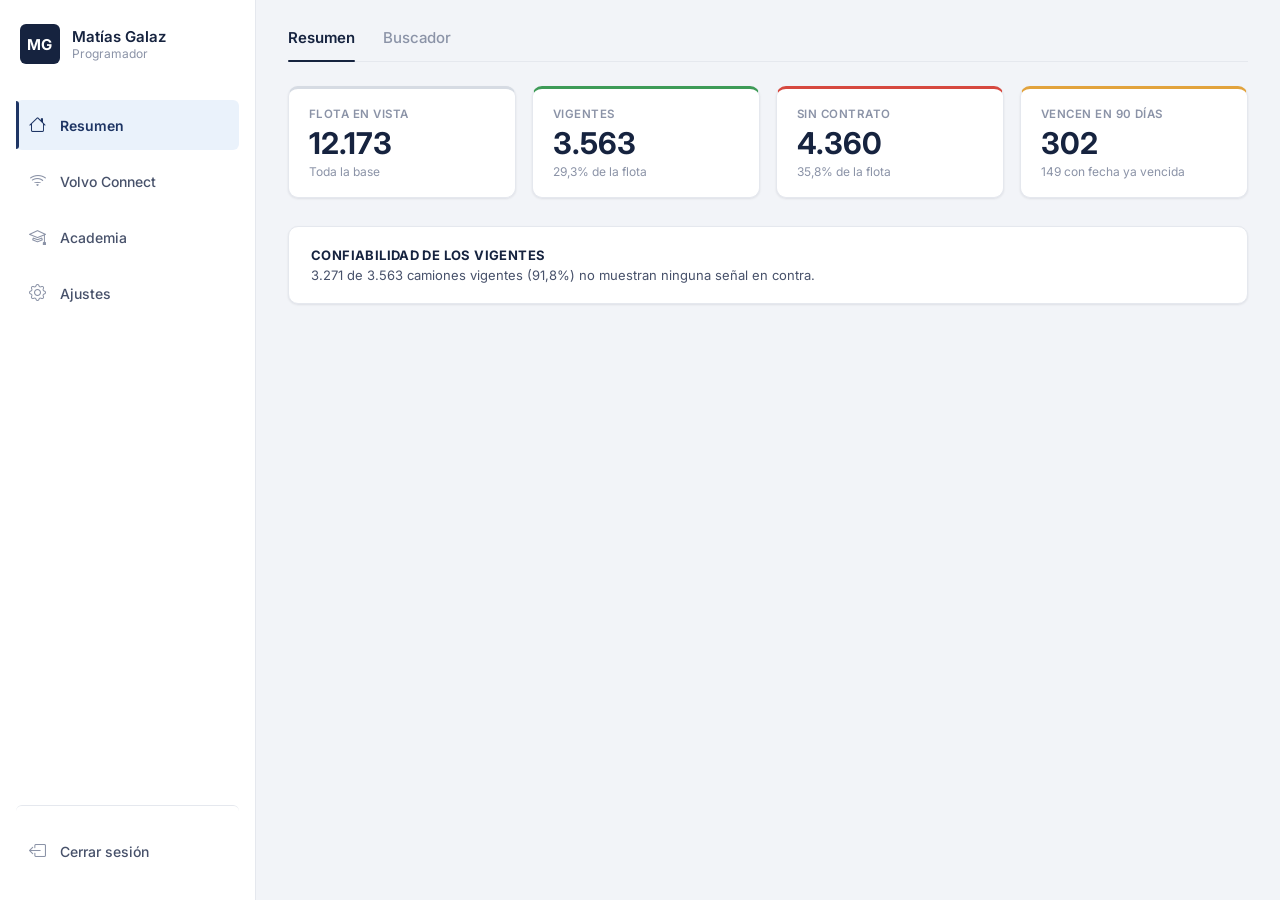
<file: frontend/index.html>
<!DOCTYPE html>
<html lang="es">
<head>
    <meta charset="UTF-8">
    <meta name="viewport" content="width=device-width, initial-scale=1.0">
    <link rel="stylesheet" href="https://cdn.jsdelivr.net/npm/bootstrap-icons@1.11.3/font/bootstrap-icons.css">
    <link rel="stylesheet" href="css/index.css">
    <title>Dashboard - Inicio</title>
</head>
<body>
    <div class="dashboard-container">
        <nav class="sidebar">
            <header class="header-sidebar">
                <div class="header-logo">
                    <h3>MG</h3>
                </div>

                <div class="header-text">
                    <h4>Matías Galaz</h4>
                    <span>Programador</span>
                </div>
            </header>

            <div class="menu-bar">
                <ul class="menu-links">
                    <li class="nav-link" id="first"><a href="#">
                        <i class="bi bi-house"></i>
                        <span>Resumen</span>
                    </a></li>

                    <li class="nav-link"><a href="#">
                        <i class="bi bi-wifi"></i>
                        <span>Volvo Connect</span>
                    </a></li>

                    <li class="nav-link"><a href="#">
                        <i class="bi bi-mortarboard"></i>
                        <span>Academia</span>
                    </a></li>

                    <li class="nav-link"><a href="#">
                        <i class="bi bi-gear"></i>
                        <span>Ajustes</span>
                    </a></li>
                </ul>
            </div>

            <div class="nav-link logout">
                <a href="#">
                    <i class="bi bi-box-arrow-left"></i>
                    <span>Cerrar sesión</span>
                </a>
            </div>
        </nav>

        <!-- El contenido de abajo es un mock para mostrar cómo el shell
             se integra con el resto del panel (tabs + tarjetas KPI). -->
        <main class="main">
            <nav class="topbar-tabs">
                <a href="#" class="active">Resumen</a>
                <a href="#">Buscador</a>
            </nav>

            <div class="kpi-grid">
                <div class="kpi-card">
                    <div class="kpi-label">Flota en vista</div>
                    <div class="kpi-value">12.173</div>
                    <div class="kpi-sub">Toda la base</div>
                </div>
                <div class="kpi-card green">
                    <div class="kpi-label">Vigentes</div>
                    <div class="kpi-value">3.563</div>
                    <div class="kpi-sub">29,3% de la flota</div>
                </div>
                <div class="kpi-card red">
                    <div class="kpi-label">Sin contrato</div>
                    <div class="kpi-value">4.360</div>
                    <div class="kpi-sub">35,8% de la flota</div>
                </div>
                <div class="kpi-card amber">
                    <div class="kpi-label">Vencen en 90 días</div>
                    <div class="kpi-value">302</div>
                    <div class="kpi-sub">149 con fecha ya vencida</div>
                </div>
            </div>

            <div class="panel">
                <h2>Confiabilidad de los vigentes</h2>
                <p>3.271 de 3.563 camiones vigentes (91,8%) no muestran ninguna señal en contra.</p>
            </div>
        </main>
    </div>
</body>
</html>
</file>
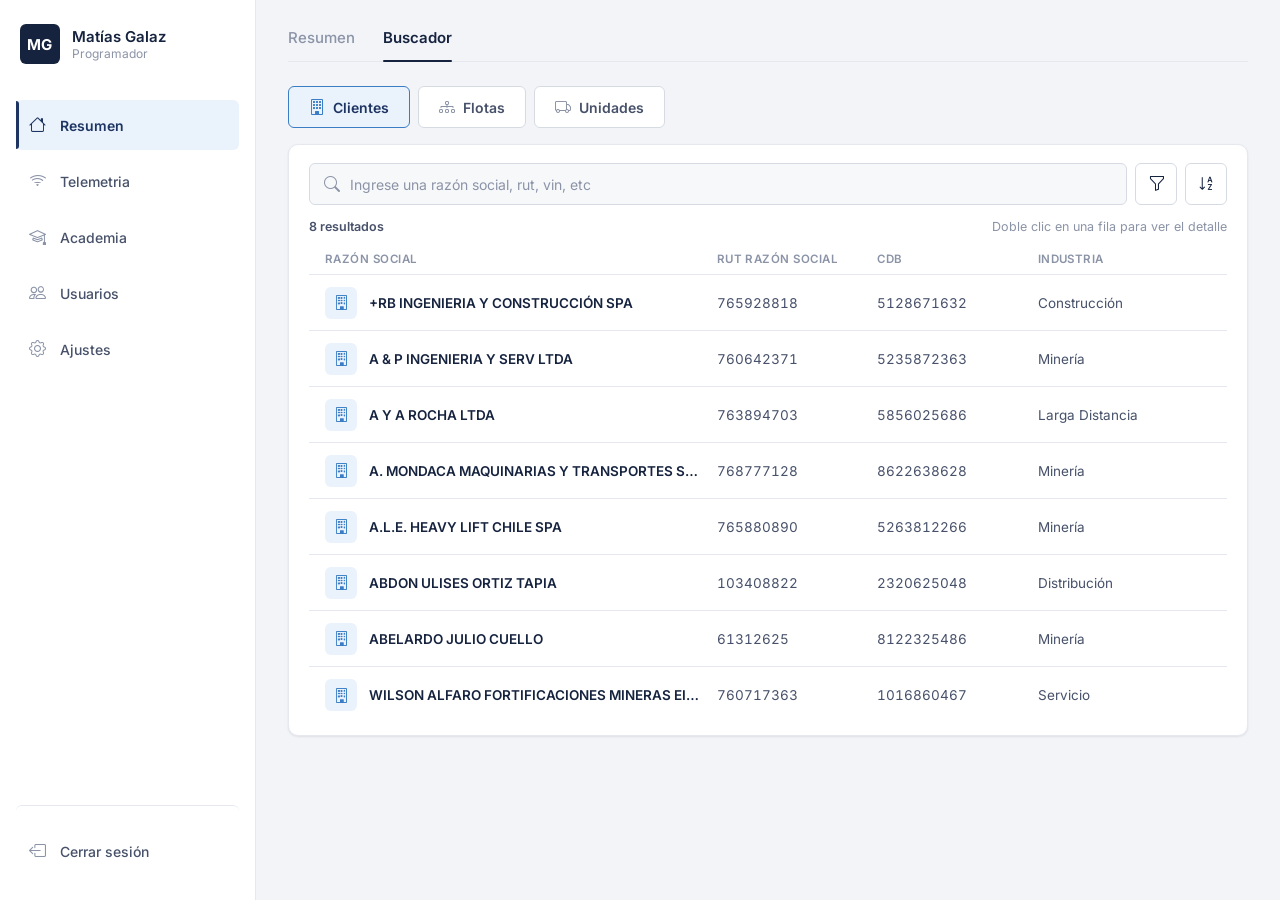
<file: frontend/html/buscador.html>
<!DOCTYPE html>
<html lang="es">
<head>
    <meta charset="UTF-8">
    <meta name="viewport" content="width=device-width, initial-scale=1.0">
    <link rel="stylesheet" href="https://cdn.jsdelivr.net/npm/bootstrap-icons@1.11.3/font/bootstrap-icons.css">
    <link rel="stylesheet" href="../css/index.css">
    <link rel="stylesheet" href="../css/buscador.css">
    <title>Dashboard - Buscador</title>
</head>
<body>
    <div class="dashboard-container">
        <nav class="sidebar">
            <header class="header-sidebar">
                <div class="header-logo"><h3>MG</h3></div>
                <div class="header-text">
                    <h4>Matías Galaz</h4>
                    <span>Programador</span>
                </div>
            </header>

            <div class="menu-bar">
                <ul class="menu-links">
                    <li class="nav-link" id="first"><a href="index.html"><i class="bi bi-house"></i><span>Resumen</span></a></li>
                    <li class="nav-link"><a href="#"><i class="bi bi-wifi"></i><span>Telemetria</span></a></li>
                    <li class="nav-link"><a href="#"><i class="bi bi-mortarboard"></i><span>Academia</span></a></li>
                    <li class="nav-link"><a href="#"><i class="bi bi-people"></i><span>Usuarios</span></a></li>
                    <li class="nav-link"><a href="#"><i class="bi bi-gear"></i><span>Ajustes</span></a></li>
                </ul>
            </div>

            <div class="nav-link logout">
                <a href="#"><i class="bi bi-box-arrow-left"></i><span>Cerrar sesión</span></a>
            </div>
        </nav>

        <main class="main">
            <nav class="topbar-tabs">
                <a href="index.html">Resumen</a>
                <a href="buscador.html" class="active">Buscador</a>
            </nav>

            <div class="mode-tabs" role="tablist" id="modeTabs">
                <button class="mode-tab active" role="tab" data-mode="clientes"><i class="bi bi-building"></i>Clientes</button>
                <button class="mode-tab" role="tab" data-mode="flotas"><i class="bi bi-diagram-3"></i>Flotas</button>
                <button class="mode-tab" role="tab" data-mode="unidades"><i class="bi bi-truck"></i>Unidades</button>
            </div>

            <section class="panel results-panel">
                <div class="toolbar">
                    <label class="search-box">
                        <i class="bi bi-search"></i>
                        <input type="search" id="searchInput" placeholder="Ingrese una razón social, rut, vin, etc" autocomplete="off">
                    </label>
                    <button class="btn btn-ghost btn-icon" id="filterBtn" type="button" aria-label="Filtros" title="Filtros">
                        <i class="bi bi-funnel"></i>
                    </button>
                    <button class="btn btn-ghost btn-icon" id="sortBtn" type="button" aria-label="Ordenar" title="Ordenar por razón social">
                        <i class="bi bi-sort-alpha-down"></i>
                    </button>
                </div>

                <div class="results-meta">
                    <span id="resultCount"></span>
                    <span class="hint">Doble clic en una fila para ver el detalle</span>
                </div>

                <div class="list-head" id="listHead"></div>
                <div class="list" id="list" role="list"></div>
            </section>
        </main>
    </div>

    <div class="modal-overlay" id="modal" hidden>
        <div class="modal-wrap">
            <button class="modal-close" id="modalClose" type="button" aria-label="Cerrar detalle"><i class="bi bi-x-lg"></i></button>
            <div class="modal-card" id="modalCard" role="dialog" aria-modal="true"></div>
        </div>
    </div>

    <script src="../js/buscador.js"></script>
</body>
</html>
</file>
<file: frontend/css/index.css>
@import url('https://fonts.googleapis.com/css2?family=Inter:wght@400;500;600;700;800&display=swap');

/* ============================================
   TOKENS
   Paleta tomada del dashboard de renovaciones
   (navy corporativo + semáforo rojo/ámbar/azul)
   ============================================ */
:root{
    /* superficies */
    --bg: #F2F4F8;
    --surface: #FFFFFF;
    --surface-muted: #F7F8FA;
    --border: #E5E8EE;
    --border-strong: #D6DBE3;

    /* tinta */
    --ink: #16233F;        /* navy oscuro, casi todo el texto fuerte */
    --ink-soft: #47516A;
    --muted: #8B93A7;

    /* marca / acentos */
    --navy: #16233F;
    --navy-600: #1E3564;
    --link: #1C4E8A;       /* azul de nombres de cliente / enlaces */

    /* semáforo (igual que "Renovaciones") */
    --red: #D6483F;
    --amber: #E2A33D;
    --blue: #3B7DC4;
    --green: #3E9B57;

    --red-bg: #FBEAE8;
    --amber-bg: #FCF2E1;
    --blue-bg: #EAF2FB;
    --green-bg: #E9F6EC;

    --radius-sm: 6px;
    --radius-md: 10px;
    --shadow-sm: 0 1px 2px rgba(16,24,40,.04), 0 1px 3px rgba(16,24,40,.05);

    --tran-02: all .15s ease;
    --tran-03: all .25s ease;
}

html{
    font-size: 62.5%; /* 1rem = 10px */
}
*, *::before, *::after{
    box-sizing: border-box;
    margin: 0;
    padding: 0;
    font-family: 'Inter', -apple-system, BlinkMacSystemFont, 'Segoe UI', sans-serif;
}
body{
    min-height: 100vh;
    background: var(--bg);
    color: var(--ink);
    font-size: 1.4rem;
    -webkit-font-smoothing: antialiased;
}
a{ color: inherit; text-decoration: none; }
button{ border: none; background: none; cursor: pointer; }

.dashboard-container{
    min-height: 100vh;
    display: flex;
}

/* ============================================
   SIDEBAR
   ============================================ */
.sidebar{
    height: 100vh;
    position: sticky;
    top: 0;
    width: 25.6rem;
    flex-shrink: 0;
    padding: 2.4rem 1.6rem;
    display: flex;
    flex-direction: column;
    background: var(--surface);
    border-right: 1px solid var(--border);
}
.header-sidebar{
    display: flex;
    align-items: center;
    gap: 1.2rem;
    padding: 0 .4rem .4rem;
}
.header-logo{
    display: flex;
    align-items: center;
    justify-content: center;
    flex-shrink: 0;
    height: 4rem;
    width: 4rem;
    border-radius: var(--radius-sm);
    background: var(--navy);
    color: #fff;
}
.header-logo h3{
    font-size: 1.5rem;
    font-weight: 700;
    letter-spacing: .02em;
}
.header-text{
    min-width: 0;
}
.header-text h4{
    font-size: 1.5rem;
    font-weight: 600;
    color: var(--ink);
    line-height: 1.3;
    white-space: nowrap;
    overflow: hidden;
    text-overflow: ellipsis;
}
.header-text span{
    display: block;
    font-size: 1.2rem;
    color: var(--muted);
}
.menu-bar{
    margin-top: 3.2rem;
    flex: 1;
}
.menu-links{
    display: flex;
    flex-direction: column;
    gap: 0.6rem;
    list-style: none;
}
.nav-link{
    position: relative;
    border-radius: var(--radius-sm);
    transition: var(--tran-02);
}
.nav-link a{
    display: flex;
    align-items: center;
    gap: 1.4rem;
    height: 5rem;
    padding: 0 1.2rem;
    font-size: 1.4rem;
    font-weight: 500;
    color: var(--ink-soft);
    border-radius: var(--radius-sm);
    transition: var(--tran-02);
}
.nav-link i{
    font-size: 1.7rem;
    width: 1.8rem;
    text-align: center;
    color: var(--muted);
    transition: var(--tran-02);
}
.nav-link:hover a{
    background: var(--surface-muted);
    color: var(--ink);
}
.nav-link:hover i{
    color: var(--ink-soft);
}
/* estado activo: acento navy + barra lateral, en vez de un bloque sólido */
.nav-link#first{
    background: none;
}
.nav-link#first::before{
    content: "";
    position: absolute;
    top: 50%;
    transform: translateY(-50%);
    width: 3px;
    height: 4.8rem;
    border-radius: 0 3px 3px 0;
    background: var(--navy-600);
}
.nav-link#first a{
    background: var(--blue-bg);
    color: var(--navy-600);
    font-weight: 600;
}
.nav-link#first i{
    color: var(--navy-600);
}
.logout{
    margin-top: 2.4rem;
    padding-top: 2rem;
    border-top: 1px solid var(--border);
}
.logout a{
    color: var(--ink-soft);
}
.logout:hover a{
    background: var(--red-bg);
    color: var(--red);
}
.logout:hover i{
    color: var(--red);
}

/* ============================================
   MAIN — placeholders para que el shell se
   pueda ver integrado con el resto del panel
   ============================================ */
.main{
    flex: 1;
    min-width: 0;
    padding: 2.8rem 3.2rem 4rem;
}

.topbar-tabs{
    display: flex;
    align-items: baseline;
    gap: 2.8rem;
    border-bottom: 1px solid var(--border);
    margin-bottom: 2.4rem;
}
.topbar-tabs a{
    position: relative;
    padding-bottom: 1.4rem;
    font-size: 1.5rem;
    font-weight: 500;
    color: var(--muted);
}
.topbar-tabs a .count{
    margin-left: .6rem;
    font-size: 1.2rem;
    color: var(--muted);
}
.topbar-tabs a.active{
    color: var(--ink);
    font-weight: 600;
}
.topbar-tabs a.active::after{
    content: "";
    position: absolute;
    left: 0; right: 0; bottom: -1px;
    height: 2px;
    background: var(--navy);
    border-radius: 2px;
}

.kpi-grid{
    display: grid;
    grid-template-columns: repeat(auto-fit, minmax(19rem, 1fr));
    gap: 1.6rem;
    margin-bottom: 2.8rem;
}
.kpi-card{
    background: var(--surface);
    border: 1px solid var(--border);
    border-top: 3px solid var(--border-strong);
    border-radius: var(--radius-md);
    padding: 1.8rem 2rem;
    box-shadow: var(--shadow-sm);
}
.kpi-card .kpi-label{
    font-size: 1.15rem;
    font-weight: 600;
    letter-spacing: .04em;
    color: var(--muted);
    text-transform: uppercase;
}
.kpi-card .kpi-value{
    margin-top: .6rem;
    font-size: 3rem;
    font-weight: 700;
    color: var(--ink);
    line-height: 1.1;
}
.kpi-card .kpi-sub{
    margin-top: .4rem;
    font-size: 1.2rem;
    color: var(--muted);
}
.kpi-card.red{ border-top-color: var(--red); }
.kpi-card.amber{ border-top-color: var(--amber); }
.kpi-card.blue{ border-top-color: var(--blue); }
.kpi-card.green{ border-top-color: var(--green); }

.panel{
    background: var(--surface);
    border: 1px solid var(--border);
    border-radius: var(--radius-md);
    padding: 2rem 2.2rem;
    box-shadow: var(--shadow-sm);
}
.panel h2{
    font-size: 1.3rem;
    font-weight: 700;
    letter-spacing: .03em;
    text-transform: uppercase;
    color: var(--ink);
}
.panel p{
    margin-top: .4rem;
    font-size: 1.3rem;
    color: var(--ink-soft);
}

/* botones reutilizables */
.btn{
    display: inline-flex;
    align-items: center;
    gap: .6rem;
    height: 3.6rem;
    padding: 0 1.6rem;
    font-size: 1.3rem;
    font-weight: 600;
    border-radius: var(--radius-sm);
    transition: var(--tran-02);
}
.btn-primary{
    background: var(--navy);
    color: #fff;
}
.btn-primary:hover{ background: var(--navy-600); }
.btn-ghost{
    background: var(--surface);
    color: var(--ink);
    border: 1px solid var(--border-strong);
}
.btn-ghost:hover{ background: var(--surface-muted); }

/* etiquetas de estado, ej. "8 d" / "0 d" en la tabla de vencimientos */
.badge{
    display: inline-flex;
    align-items: center;
    justify-content: center;
    min-width: 3.2rem;
    padding: .2rem .8rem;
    font-size: 1.2rem;
    font-weight: 600;
    border-radius: 999px;
}
.badge-red{ background: var(--red-bg); color: var(--red); }
.badge-amber{ background: var(--amber-bg); color: var(--amber); }
.badge-blue{ background: var(--blue-bg); color: var(--blue); }
.badge-green{ background: var(--green-bg); color: var(--green); }

/* responsive */
@media (max-width: 960px){
    .dashboard-container{ flex-direction: column; }
    .sidebar{
        position: relative;
        width: 100%;
        height: auto;
        flex-direction: row;
        align-items: center;
        border-right: none;
        border-bottom: 1px solid var(--border);
    }
    .menu-bar{ margin-top: 0; }
    .menu-links{ flex-direction: row; }
    .logout{ margin-top: 0; padding-top: 0; border-top: none; margin-left: auto; }
    .main{ padding: 2rem; }
}
</file>
<file: frontend/css/buscador.css>
/* Buscador — usa los tokens definidos en index.css */

.page-lead{
    margin-bottom: 1.4rem;
    font-size: 1.3rem;
    color: var(--ink-soft);
}

/* ---------- modos ---------- */
.mode-tabs{
    display: flex;
    flex-wrap: wrap;
    gap: .8rem;
    margin-bottom: 1.6rem;
}
.mode-tab{
    display: inline-flex;
    align-items: center;
    gap: .8rem;
    height: 4.2rem;
    padding: 0 2rem;
    font-size: 1.4rem;
    font-weight: 600;
    color: var(--ink-soft);
    background: var(--surface);
    border: 1px solid var(--border-strong);
    border-radius: var(--radius-sm);
    transition: var(--tran-02);
}
.mode-tab i{ color: var(--muted); font-size: 1.6rem; transition: var(--tran-02); }
.mode-tab:hover{ background: var(--surface-muted); color: var(--ink); }
.mode-tab.active{
    color: var(--navy-600);
    background: var(--blue-bg);
    border-color: var(--blue);
}
.mode-tab.active i{ color: var(--blue); }

/* ---------- panel de resultados ---------- */
.results-panel{ padding: 1.8rem 2rem 1.2rem; }

.toolbar{
    display: flex;
    gap: .8rem;
    align-items: center;
}
.search-box{
    flex: 1;
    display: flex;
    align-items: center;
    gap: 1rem;
    height: 4.2rem;
    padding: 0 1.4rem;
    background: var(--surface-muted);
    border: 1px solid var(--border-strong);
    border-radius: var(--radius-sm);
    transition: var(--tran-02);
}
.search-box i{ color: var(--muted); font-size: 1.6rem; }
.search-box:focus-within{
    background: var(--surface);
    border-color: var(--blue);
    box-shadow: 0 0 0 3px var(--blue-bg);
}
.search-box input{
    flex: 1;
    min-width: 0;
    height: 100%;
    border: none;
    outline: none;
    background: transparent;
    font-size: 1.4rem;
    color: var(--ink);
}
.search-box input::placeholder{ color: var(--muted); }

.btn-icon{
    width: 4.2rem;
    height: 4.2rem;
    padding: 0;
    justify-content: center;
    font-size: 1.7rem;
}
.btn:focus-visible, .mode-tab:focus-visible, .row:focus-visible, .modal-close:focus-visible, .tab:focus-visible{
    outline: 2px solid var(--blue);
    outline-offset: 2px;
}

.results-meta{
    display: flex;
    justify-content: space-between;
    gap: 1.6rem;
    margin: 1.4rem 0 1rem;
    font-size: 1.25rem;
    color: var(--muted);
}
#resultCount{ font-weight: 600; color: var(--ink-soft); }

/* ---------- lista ---------- */
.list-head, .row{
    display: grid;
    grid-template-columns: var(--cols);
    align-items: center;
    column-gap: 1.6rem;
}
.list-head{
    padding: .8rem 1.6rem;
    font-size: 1.15rem;
    font-weight: 600;
    letter-spacing: .04em;
    text-transform: uppercase;
    color: var(--muted);
    border-bottom: 1px solid var(--border);
}
.list{
    max-height: calc(100vh - 34rem);
    min-height: 20rem;
    overflow-y: auto;
}
.row{
    min-height: 5.6rem;
    padding: .8rem 1.6rem;
    border-bottom: 1px solid var(--border);
    font-size: 1.35rem;
    color: var(--ink-soft);
    cursor: pointer;
    user-select: none;
    transition: var(--tran-02);
}
.row:last-child{ border-bottom: none; }
.row:hover{ background: var(--surface-muted); }
.row.selected{ background: var(--blue-bg); box-shadow: inset 3px 0 0 var(--navy-600); }
.row .name{
    display: flex;
    align-items: center;
    gap: 1.2rem;
    min-width: 0;
    font-weight: 600;
    color: var(--ink);
}
.row .name span{ overflow: hidden; text-overflow: ellipsis; white-space: nowrap; }
.row .name i{
    display: grid;
    place-items: center;
    flex-shrink: 0;
    width: 3.2rem;
    height: 3.2rem;
    font-size: 1.5rem;
    color: var(--blue);
    background: var(--blue-bg);
    border-radius: var(--radius-sm);
}
.row .cell{ overflow: hidden; text-overflow: ellipsis; white-space: nowrap; font-variant-numeric: tabular-nums; }
.empty{
    padding: 5rem 2rem;
    text-align: center;
    font-size: 1.4rem;
    color: var(--muted);
}
.empty strong{ display: block; margin-bottom: .4rem; font-size: 1.5rem; color: var(--ink); }

/* estados de unidad */
.badge{ text-transform: uppercase; letter-spacing: .03em; font-size: 1.1rem; justify-self: start; }
.badge-neutral{ background: var(--surface-muted); color: var(--muted); border: 1px solid var(--border); }

/* ---------- modal ---------- */
body.modal-open{ overflow: hidden; }
.modal-overlay{
    position: fixed;
    inset: 0;
    z-index: 100;
    display: flex;
    align-items: center;
    justify-content: center;
    padding: 7rem 2rem 3rem;
    background: rgba(12, 20, 38, .62);
    animation: fade .18s ease;
}
.modal-overlay[hidden]{ display: none; }
.modal-wrap{
    position: relative;
    width: min(98rem, 100%);
    max-height: 100%;
    display: flex;
}
.modal-close{
    position: absolute;
    top: -5rem;
    right: 0;
    width: 4rem;
    height: 4rem;
    display: grid;
    place-items: center;
    font-size: 1.6rem;
    color: #fff;
    background: rgba(255,255,255,.16);
    border: 1px solid rgba(255,255,255,.28);
    border-radius: 50%;
    -webkit-backdrop-filter: blur(8px);
    backdrop-filter: blur(8px);
    transition: var(--tran-02);
}
.modal-close:hover{ background: rgba(255,255,255,.3); }
.modal-card{
    width: 100%;
    max-height: calc(100vh - 10rem);
    overflow-y: auto;
    padding: 2.6rem 2.8rem 2.8rem;
    background: var(--surface);
    border-radius: 14px;
    box-shadow: 0 24px 60px rgba(0,0,0,.35);
    animation: pop .2s ease;
}
@keyframes fade{ from{ opacity: 0 } to{ opacity: 1 } }
@keyframes pop{ from{ opacity: 0; transform: translateY(8px) scale(.985) } to{ opacity: 1; transform: none } }
@media (prefers-reduced-motion: reduce){
    .modal-overlay, .modal-card{ animation: none; }
}

/* ---------- detalle ---------- */
.d-title{ font-size: 2.2rem; font-weight: 700; letter-spacing: -.01em; color: var(--ink); padding-right: 1rem; }
.d-meta{
    display: flex;
    flex-wrap: wrap;
    gap: .4rem 2rem;
    margin-top: .6rem;
    font-size: 1.3rem;
    color: var(--ink-soft);
}
.d-meta b{ font-weight: 600; color: var(--ink); }

.d-kpis{
    display: grid;
    grid-template-columns: repeat(auto-fit, minmax(17rem, 1fr));
    gap: 1.2rem;
    margin: 2rem 0 1.8rem;
}
.d-kpi{
    display: flex;
    align-items: center;
    gap: 1.2rem;
    padding: 1.2rem 1.4rem;
    background: var(--surface);
    border: 1px solid var(--border);
    border-radius: var(--radius-md);
}
.d-kpi .ico{
    display: grid;
    place-items: center;
    flex-shrink: 0;
    width: 4.2rem;
    height: 4.2rem;
    font-size: 2rem;
    border-radius: var(--radius-md);
}
.d-kpi .ico.blue{ background: var(--blue-bg); color: var(--blue); }
.d-kpi .ico.green{ background: var(--green-bg); color: var(--green); }
.d-kpi .ico.amber{ background: var(--amber-bg); color: var(--amber); }
.d-kpi .ico.grey{ background: var(--surface-muted); color: var(--muted); }
.d-kpi .lbl{ font-size: 1.1rem; font-weight: 600; letter-spacing: .03em; color: var(--muted); text-transform: uppercase; }
.d-kpi .val{ margin-top: .2rem; font-size: 1.8rem; font-weight: 700; color: var(--ink); }
.d-kpi .val small{ margin-left: .4rem; font-size: 1.3rem; font-weight: 600; color: var(--ink-soft); }
.d-kpi .val.soon{ font-size: 1.4rem; color: var(--muted); }

.tabs{
    display: flex;
    gap: 2.4rem;
    margin-bottom: 1.8rem;
    border-bottom: 1px solid var(--border);
}
.tab{
    position: relative;
    padding: 0 0 1.2rem;
    font-size: 1.4rem;
    font-weight: 500;
    color: var(--muted);
    transition: var(--tran-02);
}
.tab:hover{ color: var(--ink); }
.tab.active{ font-weight: 600; color: var(--ink); }
.tab.active::after{
    content: "";
    position: absolute;
    left: 0; right: 0; bottom: -1px;
    height: 2px;
    background: var(--navy);
    border-radius: 2px;
}
.pane[hidden]{ display: none; }

.d-cols{ display: grid; grid-template-columns: 1.15fr 1fr; gap: 1.6rem; align-items: start; }
.box{
    padding: 1.6rem 1.8rem;
    background: var(--surface);
    border: 1px solid var(--border);
    border-radius: var(--radius-md);
}
.box + .box{ margin-top: 1.4rem; }
.box-title{
    display: flex;
    align-items: center;
    justify-content: space-between;
    gap: 1rem;
    margin-bottom: 1rem;
    font-size: 1.4rem;
    font-weight: 700;
    color: var(--ink);
}
.box-title .link{ font-size: 1.25rem; font-weight: 600; color: var(--link); }
.box-title .link:hover{ text-decoration: underline; }

.kv{ list-style: none; }
.kv li{
    display: flex;
    justify-content: space-between;
    align-items: baseline;
    gap: 2rem;
    padding: .9rem 0;
    font-size: 1.3rem;
    border-bottom: 1px solid var(--border);
}
.kv li:last-child{ border-bottom: none; padding-bottom: 0; }
.kv li:first-child{ padding-top: 0; }
.kv .k{ flex-shrink: 0; color: var(--muted); }
.kv .v{ font-weight: 600; color: var(--ink); text-align: right; overflow-wrap: anywhere; }

.contact{
    display: flex;
    align-items: center;
    gap: 1.2rem;
    padding: 1.1rem 1.2rem;
    background: var(--surface-muted);
    border-radius: var(--radius-md);
}
.contact + .contact{ margin-top: .8rem; }
.avatar{
    display: grid;
    place-items: center;
    flex-shrink: 0;
    width: 3.8rem;
    height: 3.8rem;
    font-size: 1.2rem;
    font-weight: 700;
    color: #fff;
    background: var(--navy);
    border-radius: 50%;
}
.avatar.main{ background: var(--amber); font-size: 1.7rem; }
.contact .who{ min-width: 0; }
.contact .who b{ display: block; font-size: 1.3rem; color: var(--ink); }
.contact .who span{
    display: flex;
    flex-wrap: wrap;
    gap: .2rem 1.4rem;
    margin-top: .2rem;
    font-size: 1.2rem;
    color: var(--ink-soft);
    overflow-wrap: anywhere;
}
.contact .who i{ margin-right: .4rem; color: var(--muted); }

.mini-list{ list-style: none; }
.mini-list li{
    display: flex;
    align-items: center;
    justify-content: space-between;
    gap: 1.2rem;
    padding: 1rem 0;
    font-size: 1.3rem;
    border-bottom: 1px solid var(--border);
}
.mini-list li:last-child{ border-bottom: none; }
.mini-list b{ display: block; color: var(--ink); font-variant-numeric: tabular-nums; }
.mini-list small{ font-size: 1.2rem; color: var(--muted); }

/* secciones plegables de la ficha de unidad */
details.box > summary{
    display: flex;
    align-items: center;
    gap: 1rem;
    list-style: none;
    cursor: pointer;
    font-size: 1.4rem;
    font-weight: 700;
    color: var(--ink);
}
details.box > summary::-webkit-details-marker{ display: none; }
details.box > summary i.lead{ color: var(--blue); font-size: 1.6rem; }
details.box > summary i.chev{ margin-left: auto; color: var(--muted); transition: var(--tran-02); }
details.box[open] > summary i.chev{ transform: rotate(180deg); }
details.box .kv{ margin-top: 1.2rem; }

/* historial */
.timeline{ list-style: none; position: relative; padding-left: 2.2rem; }
.timeline::before{ content: ""; position: absolute; left: .5rem; top: .6rem; bottom: .6rem; width: 2px; background: var(--border); }
.timeline li{ position: relative; padding: 0 0 1.8rem; }
.timeline li:last-child{ padding-bottom: 0; }
.timeline li::before{
    content: "";
    position: absolute;
    left: -2.2rem; top: .4rem;
    width: 1.2rem; height: 1.2rem;
    background: var(--surface);
    border: 2px solid var(--blue);
    border-radius: 50%;
}
.timeline b{ display: block; font-size: 1.35rem; color: var(--ink); }
.timeline span{ font-size: 1.2rem; color: var(--muted); }

.muted-note{ padding: 1.6rem 0; font-size: 1.3rem; color: var(--muted); text-align: center; }

@media (max-width: 960px){
    .list-head{ display: none; }
    .row{ grid-template-columns: 1fr 1fr; row-gap: .4rem; }
    .row .name{ grid-column: 1 / -1; }
    .d-cols{ grid-template-columns: 1fr; }
    .modal-card{ padding: 2rem 1.6rem; }
    .results-meta .hint{ display: none; }
}
</file>
